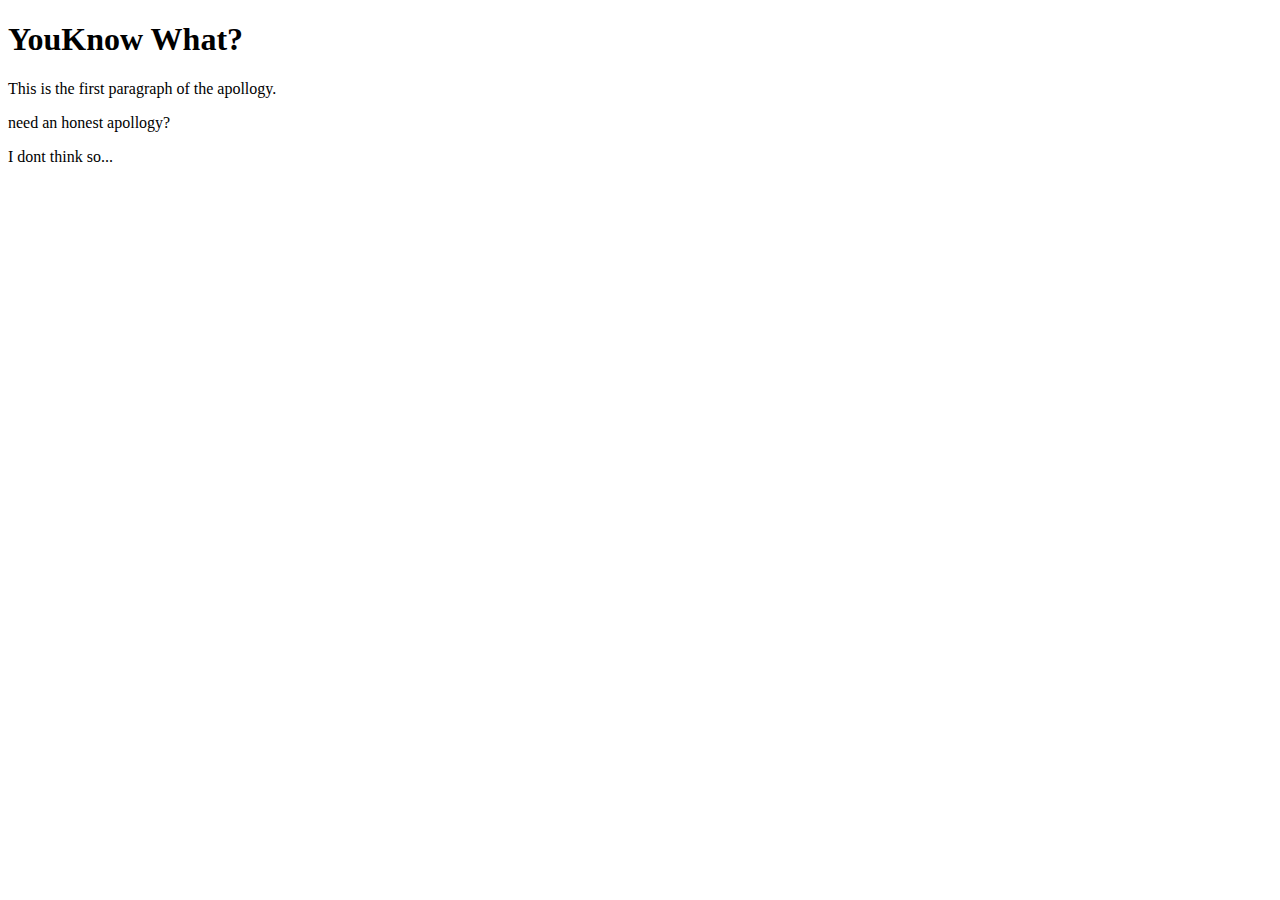
<file: addidas/index.htm>
<!DOCTYPE html>
<html lang="en">
  <head>
    <meta charset="UTF-8" />
    <meta http-equiv="X-UA-Compatible" content="IE=edge" />
    <meta name="viewport" content="width=device-width, initial-scale=1.0" />
    <title>An apology</title>
    <link rel="" />
  </head>
  <body>
    <h1>YouKnow What?</h1>
    <p>This is the first paragraph of the apollogy.</p>
    <p>need an honest apollogy?</p>
    <p>I dont think so...</p>
  </body>
</html>
<style>
  *{
    padding: 0;
    margibox-size
  }
</style>
</file>
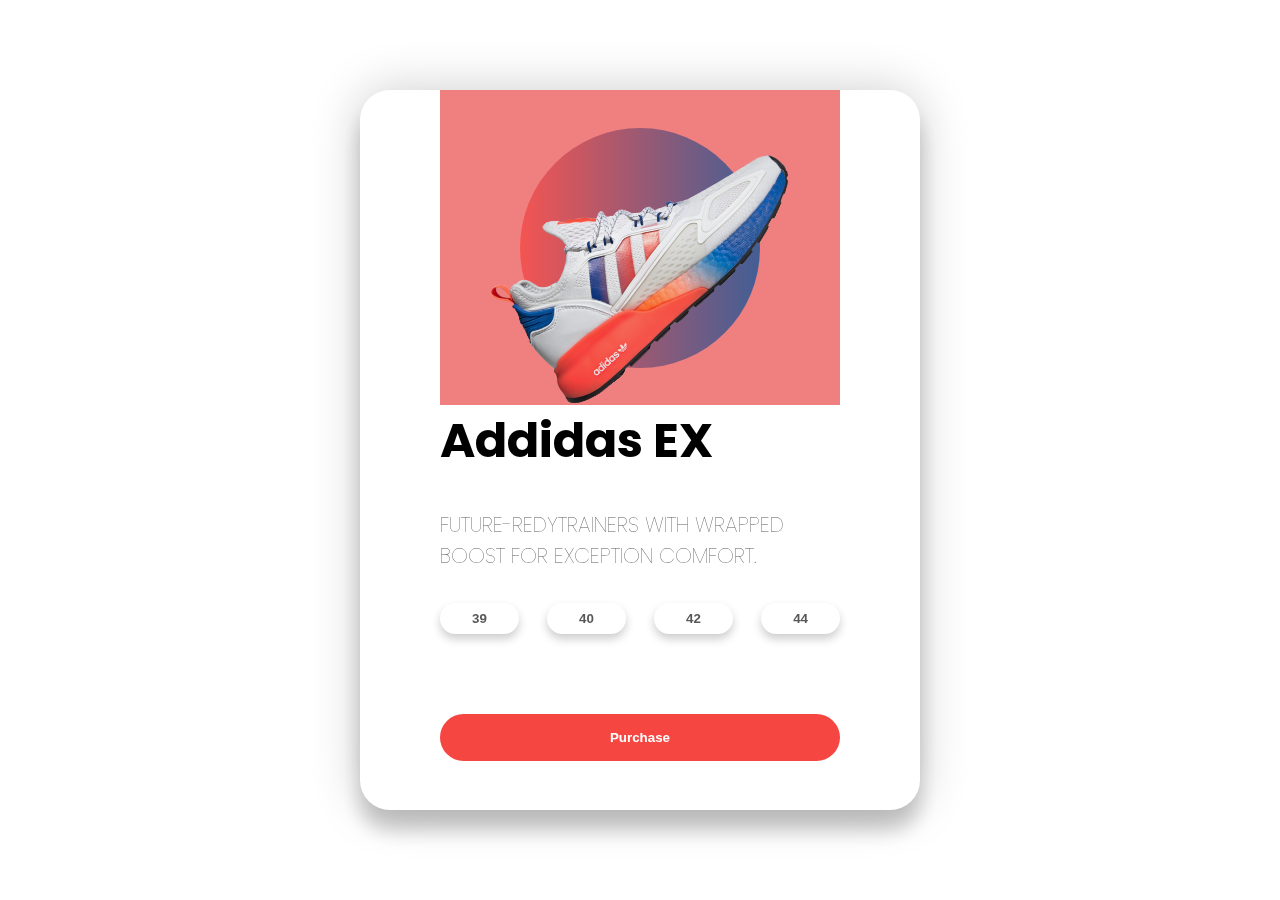
<file: addidas/index.html>
<!DOCTYPE html>
<html lang="en">
  <head>
    <meta charset="UTF-8" />
    <meta http-equiv="X-UA-Compatible" content="IE=edge" />
    <meta name="viewport" content="width=device-width, initial-scale=1.0" />
    <title>Addidas 3D Effect</title>
    <link
      href="https://fonts.googleapis.com/css2?family=Poppins:wght@600&display=swap"
      rel="stylesheet"
    />
    <link rel="stylesheet" href="style.css" />
  </head>
  <body>
    <div class="container">
      <div class="card">
        <div class="sneaker">
          <div class="circle"></div>
          <img src="adidas.png" alt="addidas" />
        </div>
        <div class="info">
          <h1 class="title">Addidas EX</h1>
          <h3>FUTURE-REDYTRAINERS WITH WRAPPED BOOST FOR EXCEPTION COMFORT.</h3>
          <div class="size">
            <button>39</button>
            <button>40</button>
            <button class="active">42</button>
            <button>44</button>
          </div>
          <div class="purchase">
            <button>Purchase</button>
          </div>
        </div>
      </div>
    </div>
    <script src="app.js"></script>
  </body>
</html>
</file>
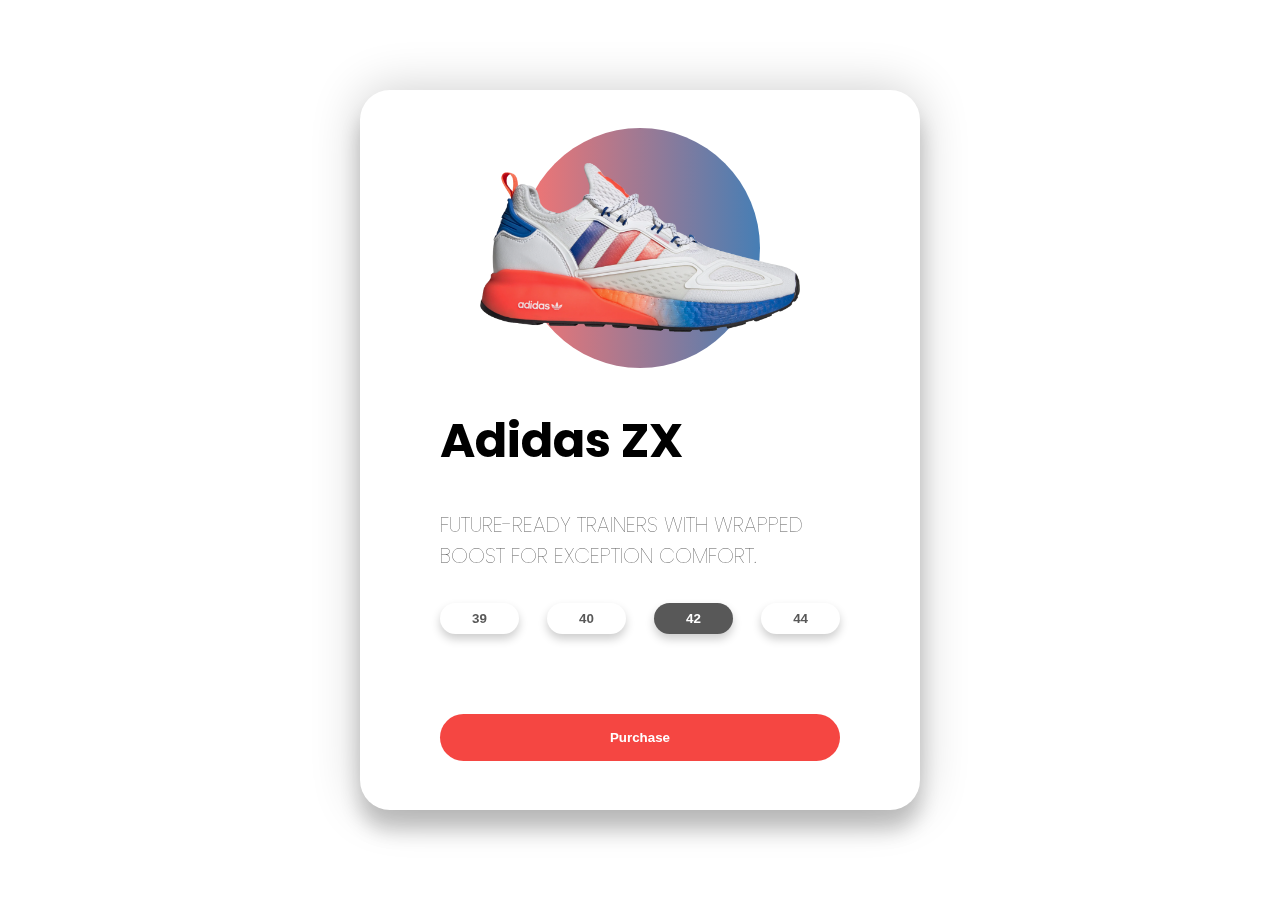
<file: addidas/3d-card-effect-master/3d-card-effect-master/index.html>
<!DOCTYPE html>
<html lang="en">
<head>
    <meta charset="UTF-8">
    <meta name="viewport" content="width=device-width, initial-scale=1.0">
    <title>3d Card Effect</title>
    <link href="https://fonts.googleapis.com/css2?family=Poppins:wght@400;500&display=swap" rel="stylesheet">
    <link rel="stylesheet" href="./style.css">
</head>
<body>
    <div class="container">
        <div class="card">
            <div class="sneaker">
                <div class="circle"></div>
                <img src="./adidas.png" alt="adidas">
            </div>
            <div class="info">
                <h1 class="title">Adidas ZX</h1>
                <h3>FUTURE-READY TRAINERS WITH WRAPPED BOOST FOR EXCEPTION COMFORT.</h3>
                <div class="sizes">
                    <button>39</button>
                    <button>40</button>
                    <button class="active">42</button>
                    <button>44</button>
                </div>
                <div class="purchase">
                    <button>Purchase</button>
                </div>
            </div>
        </div>
    </div>
    <script src="./app.js"></script>
</body>
</html>
</file>
<file: addidas/style.css>
* {
  margin: 0;
  padding: 0;
  box-sizing: border-box;
}

body {
  font-family: "Poppins", sans-serif;
  min-height: 100vh;
  display: flex;
  align-items: center;
  justify-content: center;
  perspective: 1000px;
}

.container {
  width: 50%;
  display: flex;
  justify-content: center;
  align-items: center;
}

.card {
  transform-style: preserve-3d;
  min-height: 80vh;
  width: 35rem;
  border-radius: 30px;
  padding: 0rem 5rem;
  box-shadow: 0 20px 20px rgba(0, 0, 0, 0.2), 0px 0px 50px rgba(0, 0, 0, 0.2);
}

.sneaker {
  min-height: 35vh;
  display: flex;
  align-items: center;
  justify-content: center;
  background: lightcoral;
}
.sneaker img {
  width: 20rem;
  z-index: 2;
  transition: all 0.75s ease-out;
}

.circle {
  width: 15rem;
  height: 15rem;
  background: linear-gradient(
    to right,
    rgba(245, 70, 66, 0.75),
    rgba(8, 83, 156, 0.75)
  );
  position: absolute;
  border-radius: 50%;
  z-index: 1;
}

.info h1 {
  font-size: 3rem;
  transition: all 0.75s ease-out;
}

.info h3 {
  font-size: 1.3rem;
  padding: 2rem 0rem;
  color: #585858;
  font-weight: lighter;
  transition: all 0.75s ease-out;
}

.size {
  display: flex;
  justify-content: space-between;
}

.size button {
  padding: 0.5rem 2rem;
  background: none;
  border: none;
  box-shadow: 0px 5px 10px rgba(0, 0, 0, 0.2);
  border-radius: 30px;
  cursor: pointer;
  font-weight: bold;
  color: #585858;
}

.button.active {
  background: #585858;
  color: white;
}

.purchase {
  margin-top: 5rem;
  transition: all 0.75s ease-out;
}

.purchase button {
  width: 100%;
  padding: 1rem 0rem;
  background: #f54642;
  border: none;
  color: white;
  cursor: pointer;
  border-radius: 30px;
  font-weight: bolder;
}
</file>
<file: addidas/3d-card-effect-master/3d-card-effect-master/style.css>
* {
  margin: 0;
  padding: 0;
  box-sizing: border-box;
}

body {
  font-family: "Poppins", sans-serif;
  min-height: 100vh;
  display: flex;
  align-items: center;
  justify-content: center;
  perspective: 1000px;
}
.container {
  width: 50%;
  display: flex;
  justify-content: center;
  align-items: center;
}
.card {
  transform-style: preserve-3d;
  min-height: 80vh;
  width: 35rem;
  border-radius: 30px;
  padding: 0rem 5rem;
  box-shadow: 0 20px 20px rgba(0, 0, 0, 0.2), 0px 0px 50px rgba(0, 0, 0, 0.2);
}

.sneaker {
  min-height: 35vh;
  display: flex;
  align-items: center;
  justify-content: center;
}
.sneaker img {
  width: 20rem;
  z-index: 2;
  transition: all 0.75s ease-out;
}
.circle {
  width: 15rem;
  height: 15rem;
  background: linear-gradient(
    to right,
    rgba(245, 70, 66, 0.75),
    rgba(8, 83, 156, 0.75)
  );
  position: absolute;
  border-radius: 50%;
  z-index: 1;
}

.info h1 {
  font-size: 3rem;
  transition: all 0.75s ease-out;
}
.info h3 {
  font-size: 1.3rem;
  padding: 2rem 0rem;
  color: #585858;
  font-weight: lighter;
  transition: all 0.75s ease-out;
}
.sizes {
  display: flex;
  justify-content: space-between;
  transition: all 0.75s ease-out;
}
.sizes button {
  padding: 0.5rem 2rem;
  background: none;
  border: none;
  box-shadow: 0px 5px 10px rgba(0, 0, 0, 0.2);
  border-radius: 30px;
  cursor: pointer;
  font-weight: bold;
  color: #585858;
}
button.active {
  background: #585858;
  color: white;
}
.purchase {
  margin-top: 5rem;
  transition: all 0.75s ease-out;
}
.purchase button {
  width: 100%;
  padding: 1rem 0rem;
  background: #f54642;
  border: none;
  color: white;
  cursor: pointer;
  border-radius: 30px;
  font-weight: bolder;
}
</file>
